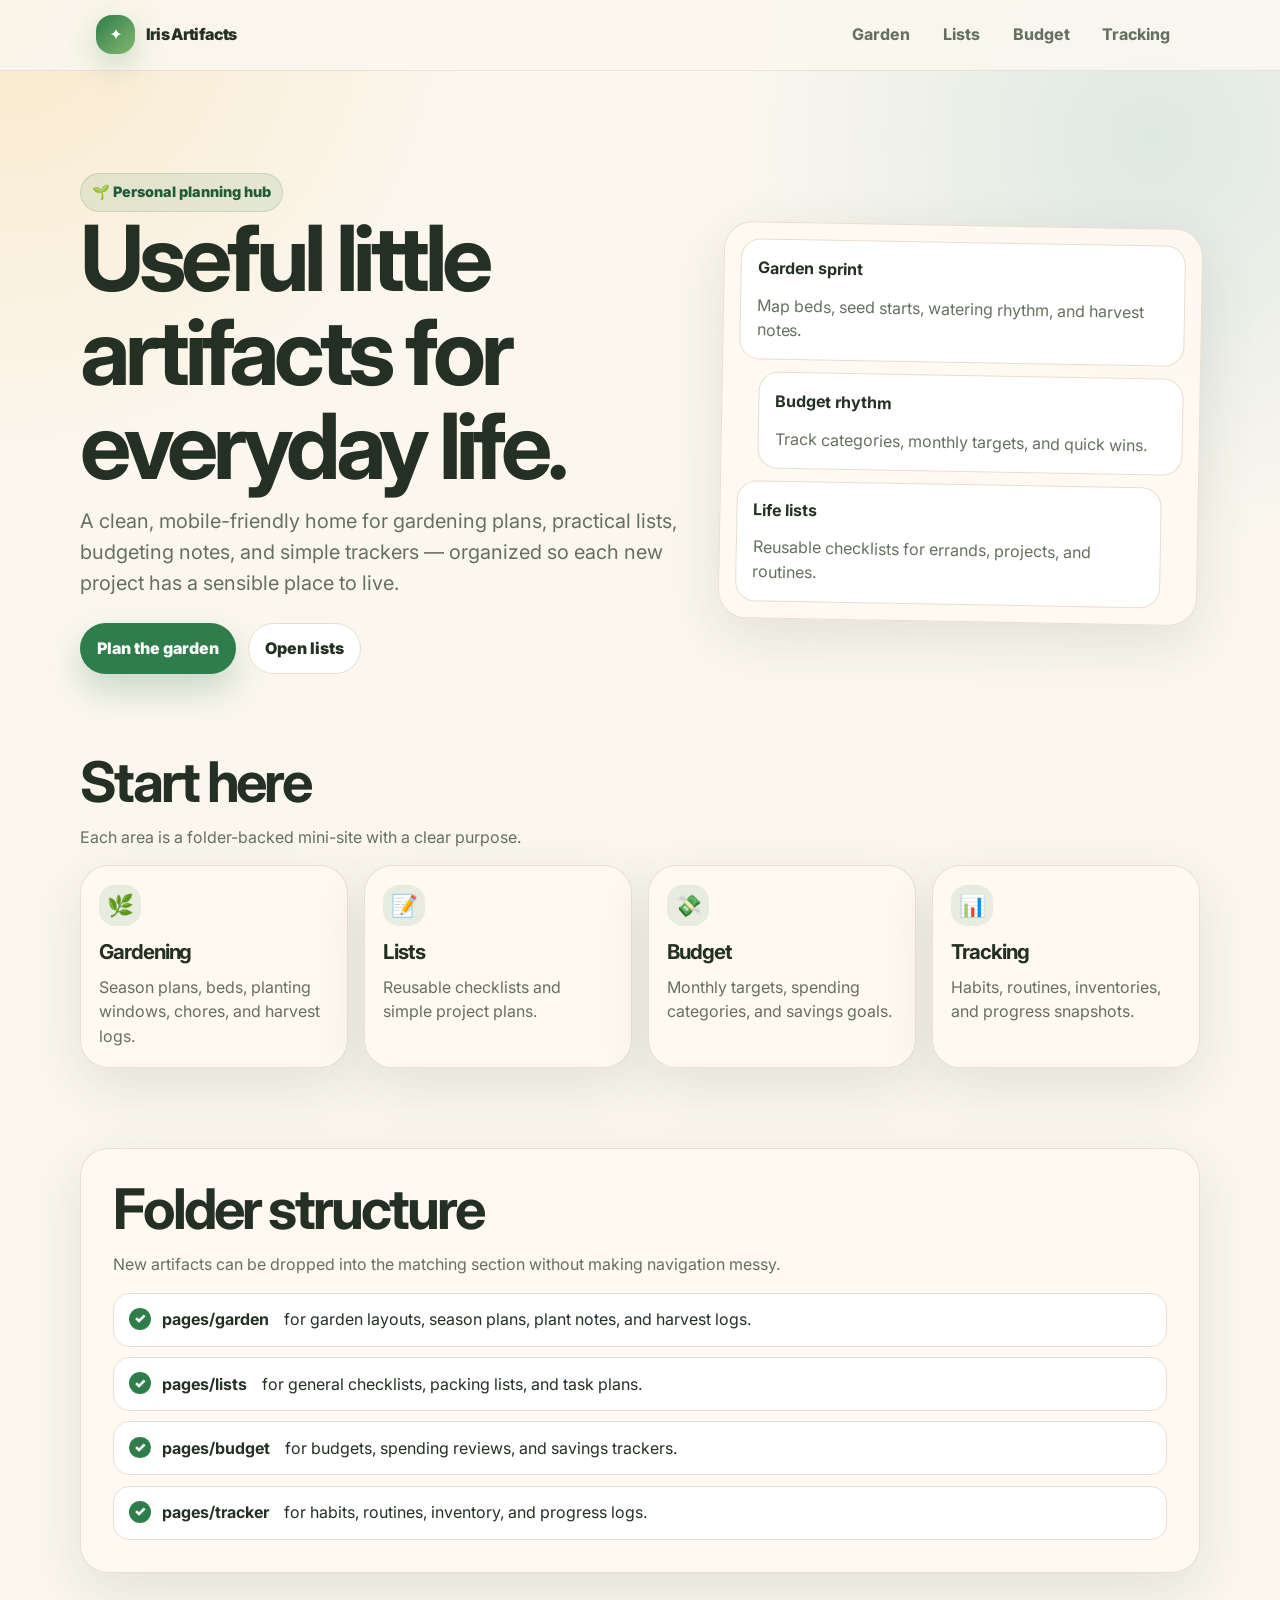
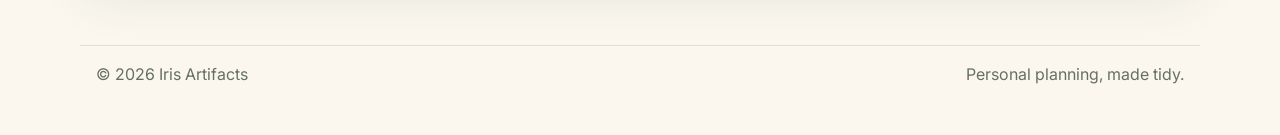
<file: index.html>
<!doctype html>
<html lang="en">
<head>
  <meta charset="utf-8">
  <meta name="viewport" content="width=device-width, initial-scale=1">
  <meta name="description" content="A personal planning hub for gardening, lists, budgeting, and tracking.">
  <title>Home · Iris Artifacts</title>
  <link rel="preconnect" href="https://fonts.googleapis.com">
  <link rel="preconnect" href="https://fonts.gstatic.com" crossorigin>
  <link href="https://fonts.googleapis.com/css2?family=Inter:wght@400;650;750;850&display=swap" rel="stylesheet">
  <link rel="stylesheet" href="./assets/css/styles.css">
</head>
<body>
  <a class="skip-link" href="#main">Skip to content</a>
  <header class="site-header"><div class="nav-wrap"><a class="brand" href="./index.html" aria-label="Iris Artifacts home"><span class="brand-mark">✦</span><span>Iris Artifacts</span></a>
<button class="nav-toggle" type="button" aria-expanded="false" data-nav-toggle>Menu</button>
<nav class="nav-links" aria-label="Primary" data-nav-links>
  <a href="./pages/garden/">Garden</a>
  <a href="./pages/lists/">Lists</a>
  <a href="./pages/budget/">Budget</a>
  <a href="./pages/tracker/">Tracking</a>
</nav></div></header>
  <main id="main">
<section class="container hero">
  <div>
    <span class="kicker">🌱 Personal planning hub</span>
    <h1>Useful little artifacts for everyday life.</h1>
    <p class="lede">A clean, mobile-friendly home for gardening plans, practical lists, budgeting notes, and simple trackers — organized so each new project has a sensible place to live.</p>
    <div class="actions"><a class="button primary" href="./pages/garden/">Plan the garden</a><a class="button secondary" href="./pages/lists/">Open lists</a></div>
  </div>
  <aside class="hero-card" aria-label="Planning preview">
    <div class="note-stack">
      <div class="note"><strong>Garden sprint</strong><p>Map beds, seed starts, watering rhythm, and harvest notes.</p></div>
      <div class="note"><strong>Budget rhythm</strong><p>Track categories, monthly targets, and quick wins.</p></div>
      <div class="note"><strong>Life lists</strong><p>Reusable checklists for errands, projects, and routines.</p></div>
    </div>
  </aside>
</section>
<section class="container section">
  <div class="section-head"><div><h2>Start here</h2><p>Each area is a folder-backed mini-site with a clear purpose.</p></div></div>
  <div class="grid">
    <a class="card" href="./pages/garden/"><span class="icon">🌿</span><h3>Gardening</h3><p>Season plans, beds, planting windows, chores, and harvest logs.</p></a>
    <a class="card" href="./pages/lists/"><span class="icon">📝</span><h3>Lists</h3><p>Reusable checklists and simple project plans.</p></a>
    <a class="card" href="./pages/budget/"><span class="icon">💸</span><h3>Budget</h3><p>Monthly targets, spending categories, and savings goals.</p></a>
    <a class="card" href="./pages/tracker/"><span class="icon">📊</span><h3>Tracking</h3><p>Habits, routines, inventories, and progress snapshots.</p></a>
  </div>
</section>
<section class="container section"><div class="panel"><h2>Folder structure</h2><p>New artifacts can be dropped into the matching section without making navigation messy.</p><ul class="list"><li><strong>pages/garden</strong>&nbsp;for garden layouts, season plans, plant notes, and harvest logs.</li><li><strong>pages/lists</strong>&nbsp;for general checklists, packing lists, and task plans.</li><li><strong>pages/budget</strong>&nbsp;for budgets, spending reviews, and savings trackers.</li><li><strong>pages/tracker</strong>&nbsp;for habits, routines, inventory, and progress logs.</li></ul></div></section>
</main>
  <footer class="footer"><div class="container footer-inner"><span>© <span data-year></span> Iris Artifacts</span><span>Personal planning, made tidy.</span></div></footer>
  <script src="./assets/js/app.js" defer></script>
</body>
</html>
</file>
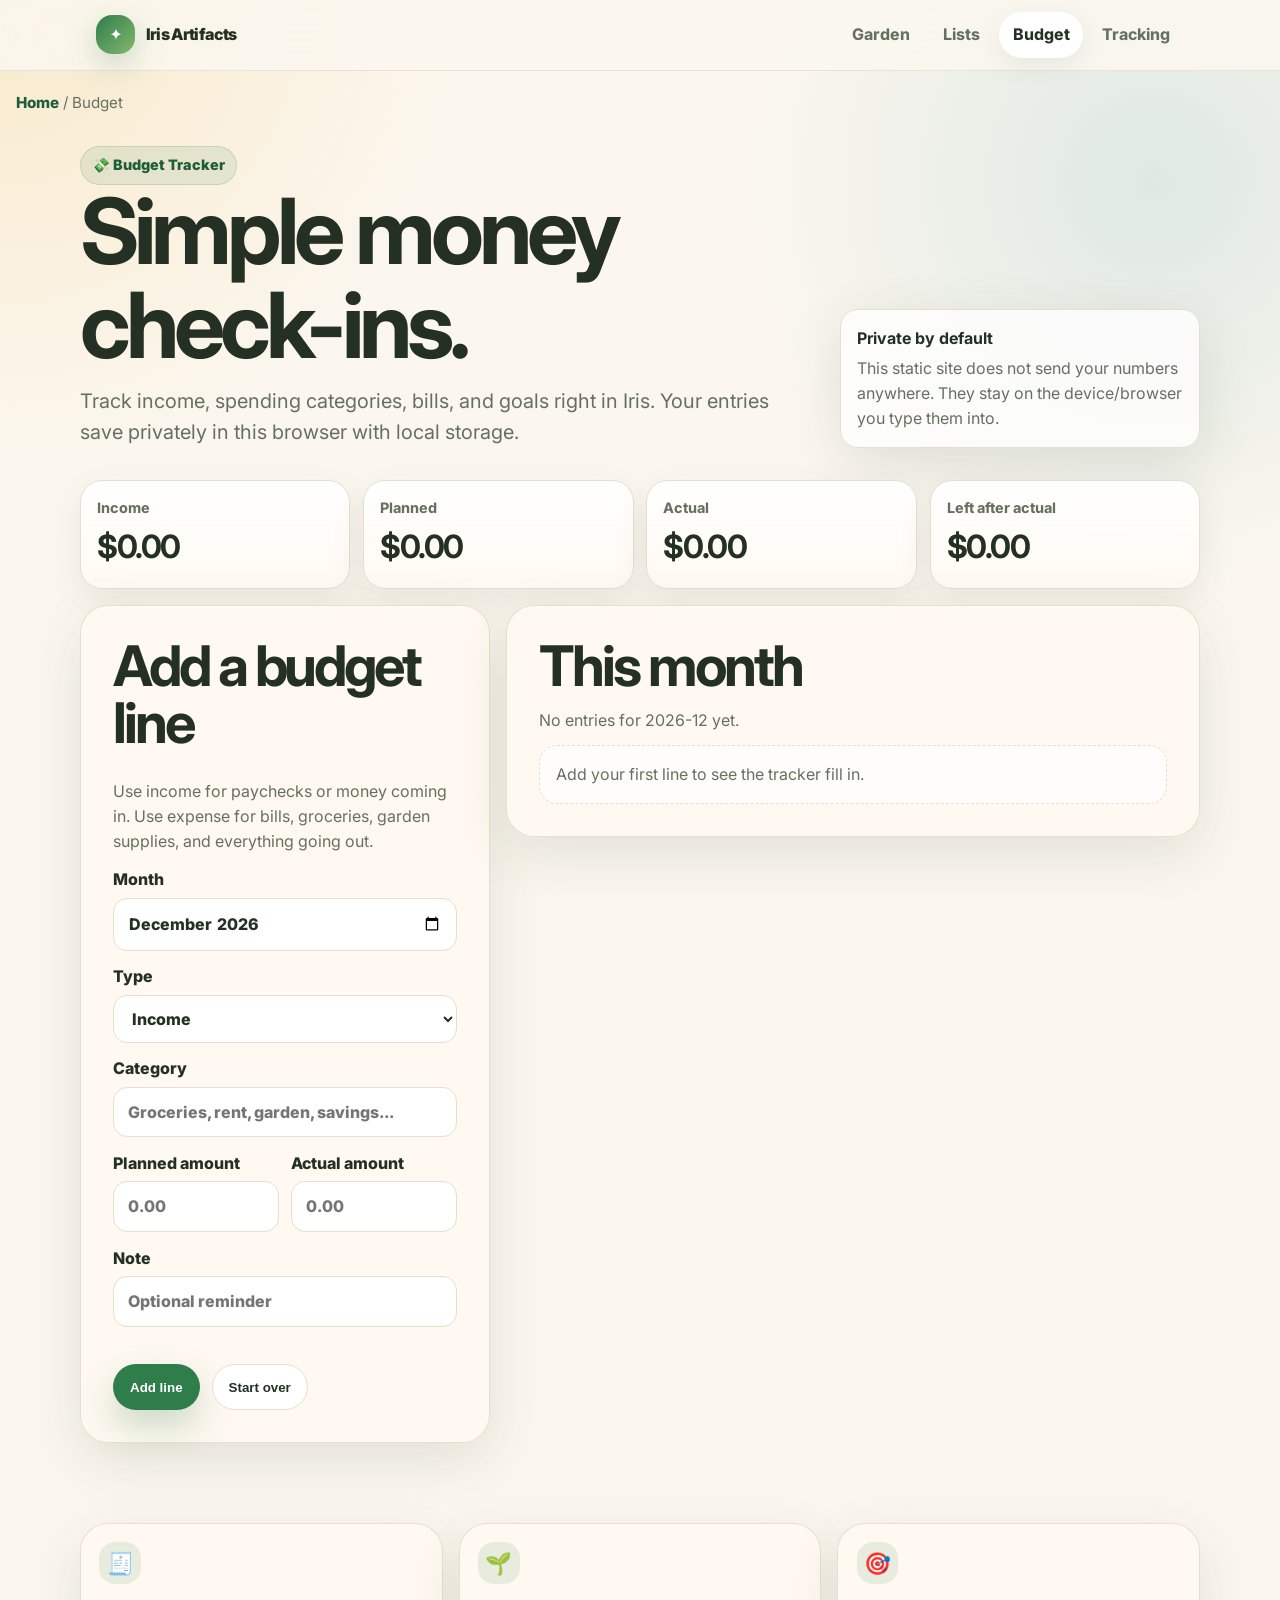
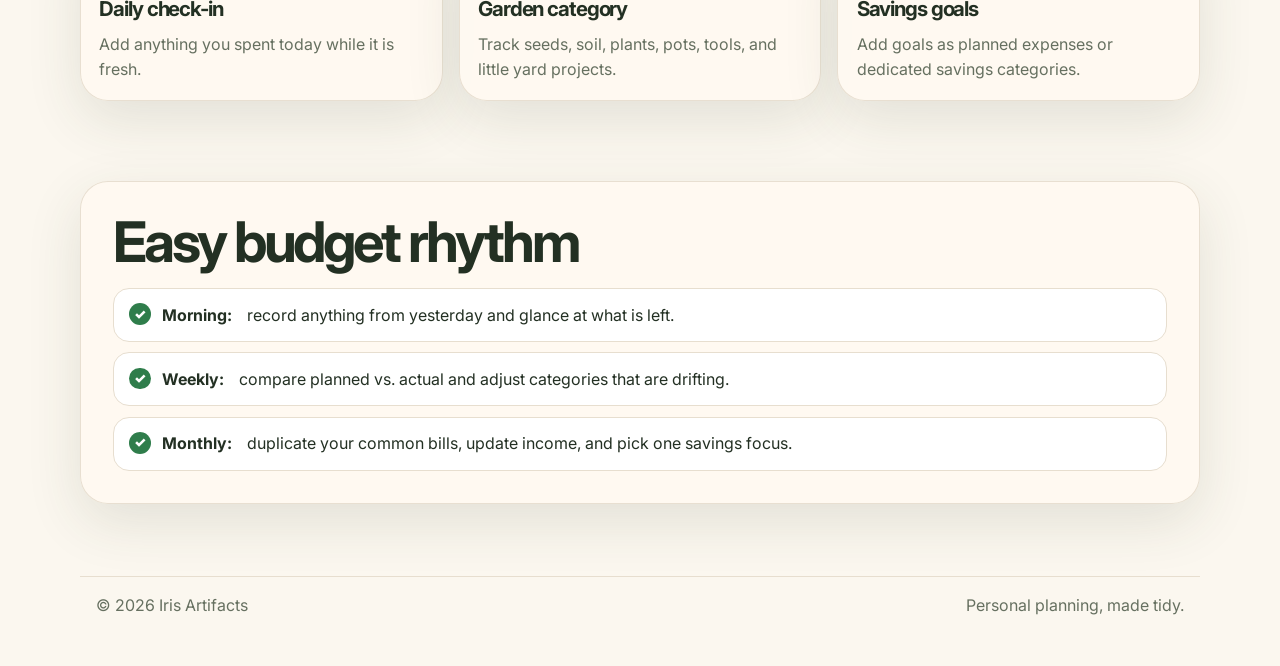
<file: pages/budget/index.html>
<!doctype html>
<html lang="en">
<head>
  <meta charset="utf-8">
  <meta name="viewport" content="width=device-width, initial-scale=1">
  <meta name="description" content="A simple private budget tracker for monthly income, planned spending, actual spending, and savings goals.">
  <title>Budget Tracker · Iris Artifacts</title>
  <link rel="preconnect" href="https://fonts.googleapis.com">
  <link rel="preconnect" href="https://fonts.gstatic.com" crossorigin>
  <link href="https://fonts.googleapis.com/css2?family=Inter:wght@400;650;750;850&display=swap" rel="stylesheet">
  <link rel="stylesheet" href="../../assets/css/styles.css">
</head>
<body>
  <a class="skip-link" href="#main">Skip to content</a>
  <header class="site-header"><div class="nav-wrap"><a class="brand" href="../../index.html" aria-label="Iris Artifacts home"><span class="brand-mark">✦</span><span>Iris Artifacts</span></a>
<button class="nav-toggle" type="button" aria-expanded="false" data-nav-toggle>Menu</button>
<nav class="nav-links" aria-label="Primary" data-nav-links>
  <a href="../garden/">Garden</a>
  <a href="../lists/">Lists</a>
  <a href="../budget/" aria-current="page">Budget</a>
  <a href="../tracker/">Tracking</a>
</nav></div></header>
  <main id="main">
<div class="container breadcrumb"><a href="../../index.html">Home</a> / Budget</div>
<section class="container page-hero budget-hero">
  <div>
    <span class="kicker">💸 Budget Tracker</span>
    <h1>Simple money check-ins.</h1>
    <p class="lede">Track income, spending categories, bills, and goals right in Iris. Your entries save privately in this browser with local storage.</p>
  </div>
  <div class="privacy-note" role="note"><strong>Private by default</strong><span>This static site does not send your numbers anywhere. They stay on the device/browser you type them into.</span></div>
</section>
<section class="container section budget-app" aria-label="Interactive budget tracker" data-budget-app>
  <div class="budget-summary" aria-live="polite">
    <article class="summary-card"><span>Income</span><strong data-budget-total="income">$0.00</strong></article>
    <article class="summary-card"><span>Planned</span><strong data-budget-total="planned">$0.00</strong></article>
    <article class="summary-card"><span>Actual</span><strong data-budget-total="actual">$0.00</strong></article>
    <article class="summary-card"><span>Left after actual</span><strong data-budget-total="left">$0.00</strong></article>
  </div>
  <div class="budget-layout">
    <form class="panel budget-form" data-budget-form>
      <h2>Add a budget line</h2>
      <p>Use income for paychecks or money coming in. Use expense for bills, groceries, garden supplies, and everything going out.</p>
      <label>Month
        <input name="month" type="month" required>
      </label>
      <label>Type
        <select name="type" required>
          <option value="income">Income</option>
          <option value="expense">Expense</option>
        </select>
      </label>
      <label>Category
        <input name="category" type="text" placeholder="Groceries, rent, garden, savings..." required>
      </label>
      <div class="form-grid">
        <label>Planned amount
          <input name="planned" type="number" min="0" step="0.01" placeholder="0.00">
        </label>
        <label>Actual amount
          <input name="actual" type="number" min="0" step="0.01" placeholder="0.00">
        </label>
      </div>
      <label>Note
        <input name="note" type="text" placeholder="Optional reminder">
      </label>
      <div class="actions"><button class="button primary" type="submit">Add line</button><button class="button secondary" type="button" data-budget-reset>Start over</button></div>
    </form>
    <section class="panel">
      <div class="section-head compact"><div><h2>This month</h2><p data-budget-month-label>No entries yet.</p></div></div>
      <div class="budget-empty" data-budget-empty>Add your first line to see the tracker fill in.</div>
      <div class="budget-lines" data-budget-lines></div>
    </section>
  </div>
</section>
<section class="container section">
  <div class="grid three">
    <div class="card"><span class="icon">🧾</span><h3>Daily check-in</h3><p>Add anything you spent today while it is fresh.</p></div>
    <div class="card"><span class="icon">🌱</span><h3>Garden category</h3><p>Track seeds, soil, plants, pots, tools, and little yard projects.</p></div>
    <div class="card"><span class="icon">🎯</span><h3>Savings goals</h3><p>Add goals as planned expenses or dedicated savings categories.</p></div>
  </div>
</section>
<section class="container section"><div class="panel"><h2>Easy budget rhythm</h2><ul class="list"><li><strong>Morning:</strong>&nbsp;record anything from yesterday and glance at what is left.</li><li><strong>Weekly:</strong>&nbsp;compare planned vs. actual and adjust categories that are drifting.</li><li><strong>Monthly:</strong>&nbsp;duplicate your common bills, update income, and pick one savings focus.</li></ul></div></section>
</main>
  <footer class="footer"><div class="container footer-inner"><span>© <span data-year></span> Iris Artifacts</span><span>Personal planning, made tidy.</span></div></footer>
  <script src="../../assets/js/app.js" defer></script>
</body>
</html>
</file>
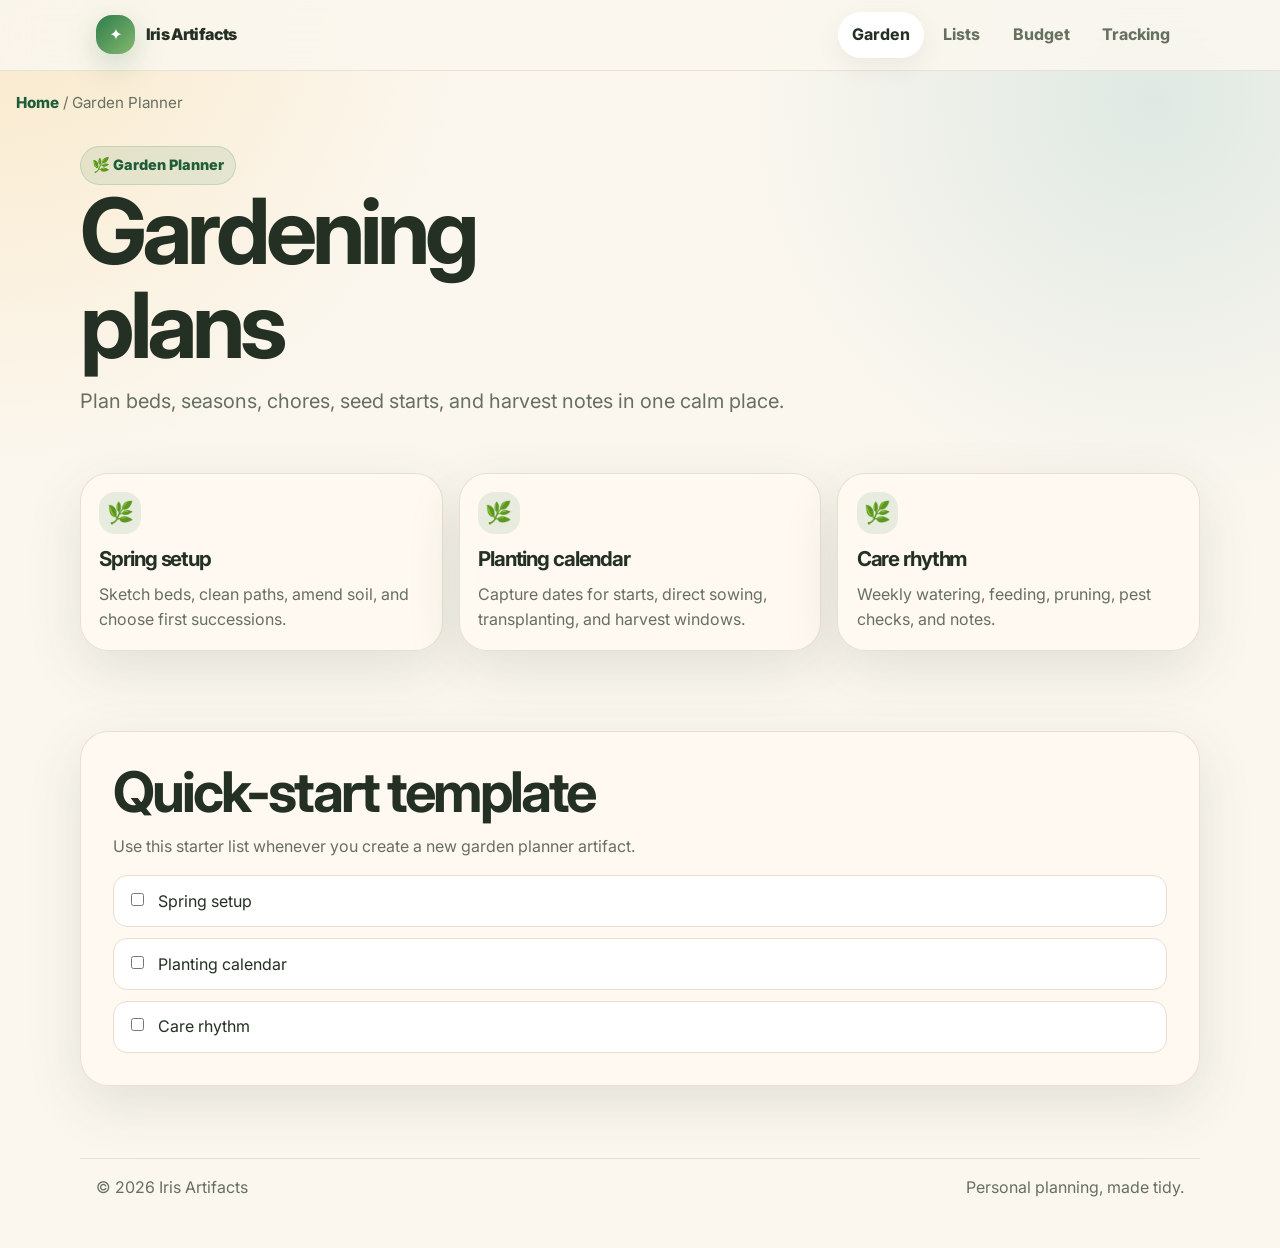
<file: pages/garden/index.html>
<!doctype html>
<html lang="en">
<head>
  <meta charset="utf-8">
  <meta name="viewport" content="width=device-width, initial-scale=1">
  <meta name="description" content="A personal planning hub for gardening, lists, budgeting, and tracking.">
  <title>Garden Planner · Iris Artifacts</title>
  <link rel="preconnect" href="https://fonts.googleapis.com">
  <link rel="preconnect" href="https://fonts.gstatic.com" crossorigin>
  <link href="https://fonts.googleapis.com/css2?family=Inter:wght@400;650;750;850&display=swap" rel="stylesheet">
  <link rel="stylesheet" href="../../assets/css/styles.css">
</head>
<body>
  <a class="skip-link" href="#main">Skip to content</a>
  <header class="site-header"><div class="nav-wrap"><a class="brand" href="../../index.html" aria-label="Iris Artifacts home"><span class="brand-mark">✦</span><span>Iris Artifacts</span></a>
<button class="nav-toggle" type="button" aria-expanded="false" data-nav-toggle>Menu</button>
<nav class="nav-links" aria-label="Primary" data-nav-links>
  <a href="../garden/" aria-current="page">Garden</a>
  <a href="../lists/">Lists</a>
  <a href="../budget/">Budget</a>
  <a href="../tracker/">Tracking</a>
</nav></div></header>
  <main id="main">
<div class="container breadcrumb"><a href="../../index.html">Home</a> / Garden Planner</div>
<section class="container page-hero"><span class="kicker">🌿 Garden Planner</span><h1>Gardening plans</h1><p class="lede">Plan beds, seasons, chores, seed starts, and harvest notes in one calm place.</p></section>
<section class="container section"><div class="grid three"><div class="card"><span class="icon">🌿</span><h3>Spring setup</h3><p>Sketch beds, clean paths, amend soil, and choose first successions.</p></div><div class="card"><span class="icon">🌿</span><h3>Planting calendar</h3><p>Capture dates for starts, direct sowing, transplanting, and harvest windows.</p></div><div class="card"><span class="icon">🌿</span><h3>Care rhythm</h3><p>Weekly watering, feeding, pruning, pest checks, and notes.</p></div></div></section>
<section class="container section"><div class="panel"><h2>Quick-start template</h2><p>Use this starter list whenever you create a new garden planner artifact.</p><div class="list checklist"><label><input type="checkbox"> <span>Spring setup</span></label><label><input type="checkbox"> <span>Planting calendar</span></label><label><input type="checkbox"> <span>Care rhythm</span></label></div></div></section>
</main>
  <footer class="footer"><div class="container footer-inner"><span>© <span data-year></span> Iris Artifacts</span><span>Personal planning, made tidy.</span></div></footer>
  <script src="../../assets/js/app.js" defer></script>
</body>
</html>
</file>
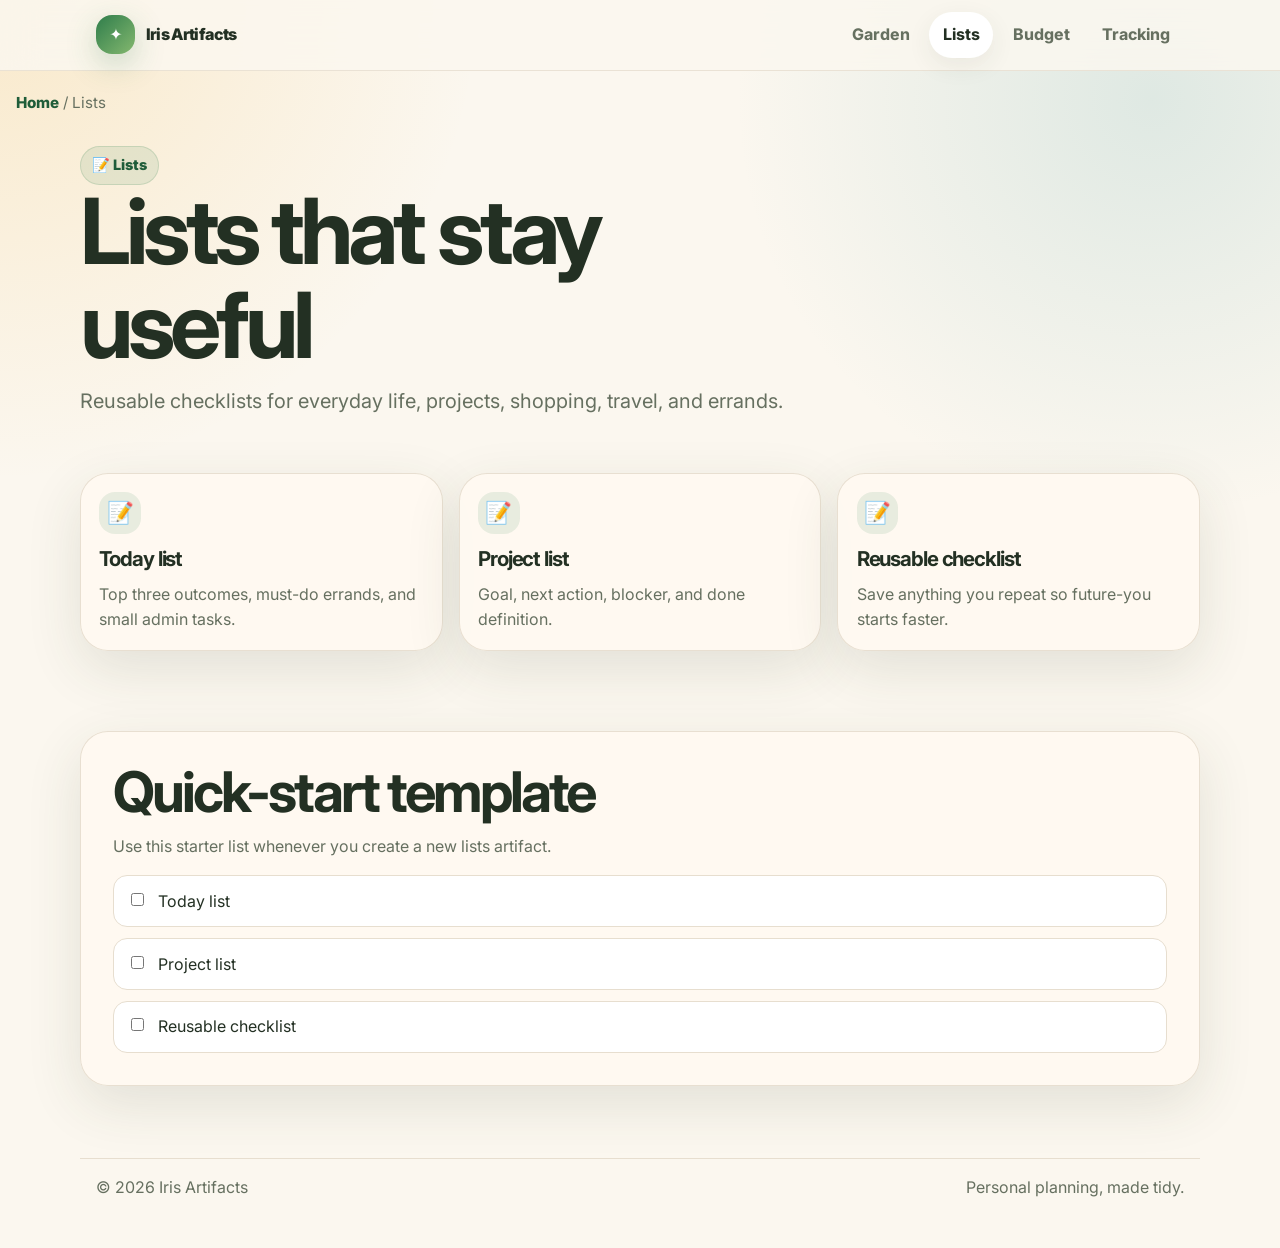
<file: pages/lists/index.html>
<!doctype html>
<html lang="en">
<head>
  <meta charset="utf-8">
  <meta name="viewport" content="width=device-width, initial-scale=1">
  <meta name="description" content="A personal planning hub for gardening, lists, budgeting, and tracking.">
  <title>Lists · Iris Artifacts</title>
  <link rel="preconnect" href="https://fonts.googleapis.com">
  <link rel="preconnect" href="https://fonts.gstatic.com" crossorigin>
  <link href="https://fonts.googleapis.com/css2?family=Inter:wght@400;650;750;850&display=swap" rel="stylesheet">
  <link rel="stylesheet" href="../../assets/css/styles.css">
</head>
<body>
  <a class="skip-link" href="#main">Skip to content</a>
  <header class="site-header"><div class="nav-wrap"><a class="brand" href="../../index.html" aria-label="Iris Artifacts home"><span class="brand-mark">✦</span><span>Iris Artifacts</span></a>
<button class="nav-toggle" type="button" aria-expanded="false" data-nav-toggle>Menu</button>
<nav class="nav-links" aria-label="Primary" data-nav-links>
  <a href="../garden/">Garden</a>
  <a href="../lists/" aria-current="page">Lists</a>
  <a href="../budget/">Budget</a>
  <a href="../tracker/">Tracking</a>
</nav></div></header>
  <main id="main">
<div class="container breadcrumb"><a href="../../index.html">Home</a> / Lists</div>
<section class="container page-hero"><span class="kicker">📝 Lists</span><h1>Lists that stay useful</h1><p class="lede">Reusable checklists for everyday life, projects, shopping, travel, and errands.</p></section>
<section class="container section"><div class="grid three"><div class="card"><span class="icon">📝</span><h3>Today list</h3><p>Top three outcomes, must-do errands, and small admin tasks.</p></div><div class="card"><span class="icon">📝</span><h3>Project list</h3><p>Goal, next action, blocker, and done definition.</p></div><div class="card"><span class="icon">📝</span><h3>Reusable checklist</h3><p>Save anything you repeat so future-you starts faster.</p></div></div></section>
<section class="container section"><div class="panel"><h2>Quick-start template</h2><p>Use this starter list whenever you create a new lists artifact.</p><div class="list checklist"><label><input type="checkbox"> <span>Today list</span></label><label><input type="checkbox"> <span>Project list</span></label><label><input type="checkbox"> <span>Reusable checklist</span></label></div></div></section>
</main>
  <footer class="footer"><div class="container footer-inner"><span>© <span data-year></span> Iris Artifacts</span><span>Personal planning, made tidy.</span></div></footer>
  <script src="../../assets/js/app.js" defer></script>
</body>
</html>
</file>
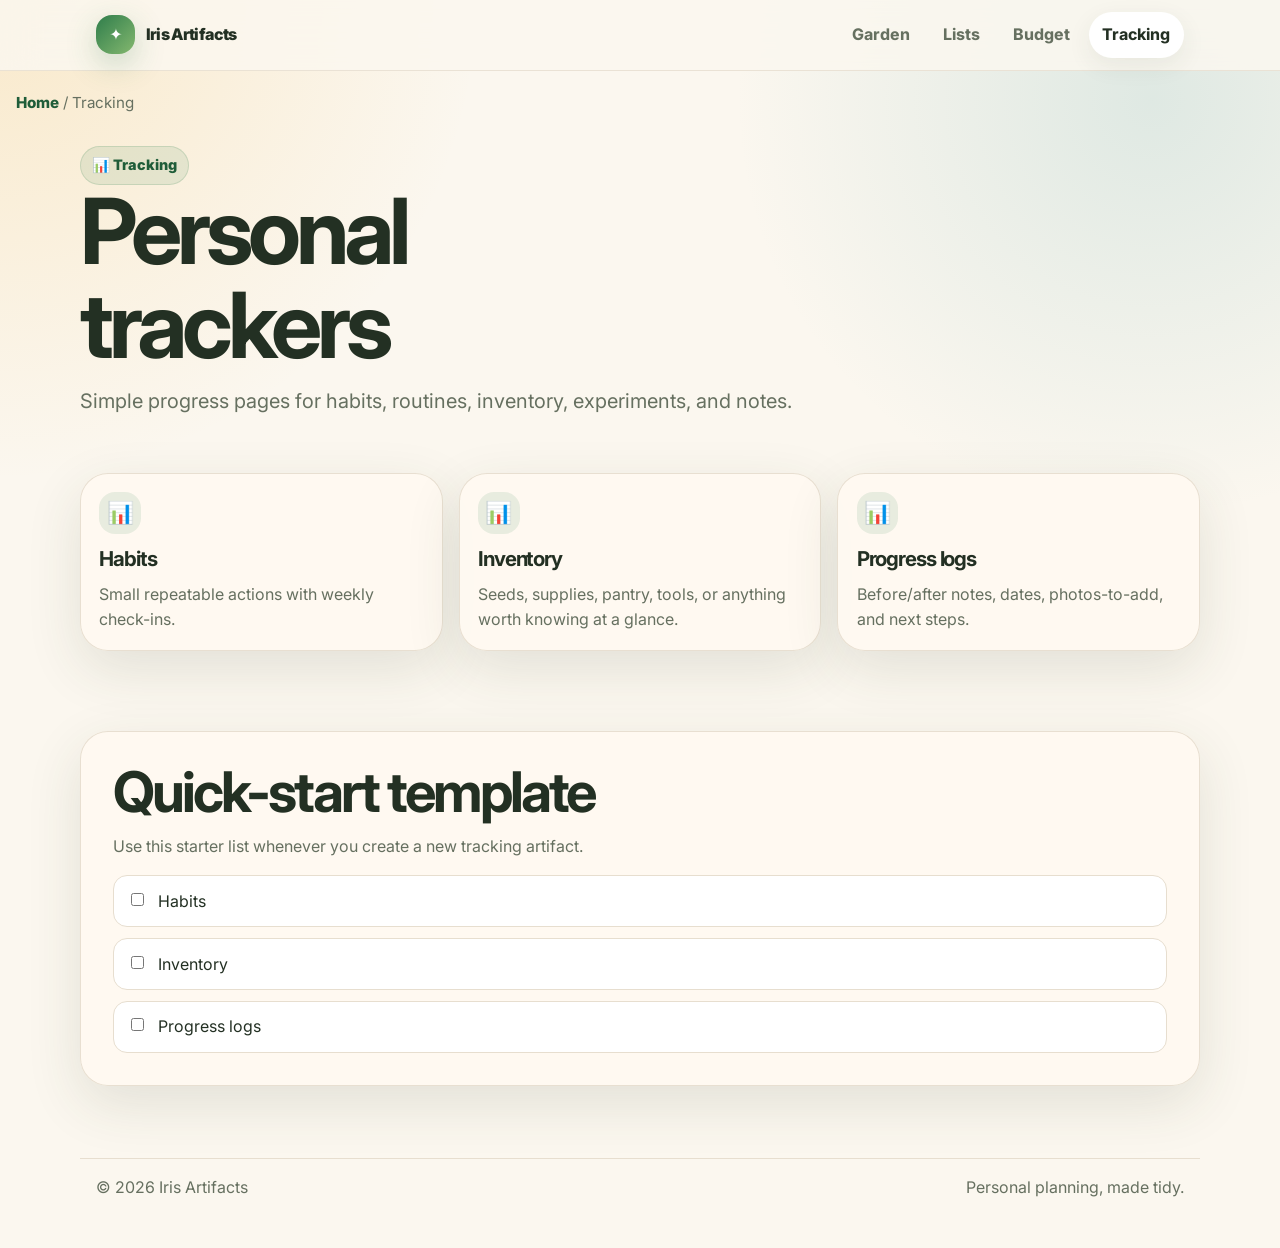
<file: pages/tracker/index.html>
<!doctype html>
<html lang="en">
<head>
  <meta charset="utf-8">
  <meta name="viewport" content="width=device-width, initial-scale=1">
  <meta name="description" content="A personal planning hub for gardening, lists, budgeting, and tracking.">
  <title>Tracking · Iris Artifacts</title>
  <link rel="preconnect" href="https://fonts.googleapis.com">
  <link rel="preconnect" href="https://fonts.gstatic.com" crossorigin>
  <link href="https://fonts.googleapis.com/css2?family=Inter:wght@400;650;750;850&display=swap" rel="stylesheet">
  <link rel="stylesheet" href="../../assets/css/styles.css">
</head>
<body>
  <a class="skip-link" href="#main">Skip to content</a>
  <header class="site-header"><div class="nav-wrap"><a class="brand" href="../../index.html" aria-label="Iris Artifacts home"><span class="brand-mark">✦</span><span>Iris Artifacts</span></a>
<button class="nav-toggle" type="button" aria-expanded="false" data-nav-toggle>Menu</button>
<nav class="nav-links" aria-label="Primary" data-nav-links>
  <a href="../garden/">Garden</a>
  <a href="../lists/">Lists</a>
  <a href="../budget/">Budget</a>
  <a href="../tracker/" aria-current="page">Tracking</a>
</nav></div></header>
  <main id="main">
<div class="container breadcrumb"><a href="../../index.html">Home</a> / Tracking</div>
<section class="container page-hero"><span class="kicker">📊 Tracking</span><h1>Personal trackers</h1><p class="lede">Simple progress pages for habits, routines, inventory, experiments, and notes.</p></section>
<section class="container section"><div class="grid three"><div class="card"><span class="icon">📊</span><h3>Habits</h3><p>Small repeatable actions with weekly check-ins.</p></div><div class="card"><span class="icon">📊</span><h3>Inventory</h3><p>Seeds, supplies, pantry, tools, or anything worth knowing at a glance.</p></div><div class="card"><span class="icon">📊</span><h3>Progress logs</h3><p>Before/after notes, dates, photos-to-add, and next steps.</p></div></div></section>
<section class="container section"><div class="panel"><h2>Quick-start template</h2><p>Use this starter list whenever you create a new tracking artifact.</p><div class="list checklist"><label><input type="checkbox"> <span>Habits</span></label><label><input type="checkbox"> <span>Inventory</span></label><label><input type="checkbox"> <span>Progress logs</span></label></div></div></section>
</main>
  <footer class="footer"><div class="container footer-inner"><span>© <span data-year></span> Iris Artifacts</span><span>Personal planning, made tidy.</span></div></footer>
  <script src="../../assets/js/app.js" defer></script>
</body>
</html>
</file>
<file: assets/css/styles.css>
:root {
  --bg: #fbf7ef;
  --surface: #fffaf2;
  --surface-strong: #ffffff;
  --ink: #233023;
  --muted: #667060;
  --line: #e7decf;
  --leaf: #2f7d4b;
  --leaf-dark: #1f5d39;
  --sun: #f2b84b;
  --rose: #e97d65;
  --sky: #7bb6b8;
  --shadow: 0 18px 55px rgba(51, 66, 45, .12);
  --radius-lg: 28px;
  --radius-md: 18px;
  --radius-sm: 12px;
}
* { box-sizing: border-box; }
html { scroll-behavior: smooth; }
body {
  margin: 0;
  font-family: Inter, ui-sans-serif, system-ui, -apple-system, BlinkMacSystemFont, "Segoe UI", sans-serif;
  color: var(--ink);
  background:
    radial-gradient(circle at top left, rgba(242, 184, 75, .22), transparent 30rem),
    radial-gradient(circle at 90% 8%, rgba(123, 182, 184, .22), transparent 26rem),
    var(--bg);
  line-height: 1.55;
}
a { color: inherit; }
.skip-link { position: absolute; left: -999px; top: 1rem; background: var(--ink); color: white; padding: .75rem 1rem; border-radius: 999px; z-index: 20; }
.skip-link:focus { left: 1rem; }
.site-header {
  position: sticky; top: 0; z-index: 10;
  backdrop-filter: blur(18px);
  background: rgba(251, 247, 239, .86);
  border-bottom: 1px solid rgba(231, 222, 207, .8);
}
.nav-wrap { max-width: 1120px; margin: 0 auto; padding: .75rem 1rem; display: flex; align-items: center; justify-content: space-between; gap: 1rem; }
.brand { display: inline-flex; align-items: center; gap: .65rem; font-weight: 850; text-decoration: none; letter-spacing: -.04em; }
.brand-mark { display: grid; place-items: center; width: 2.45rem; height: 2.45rem; border-radius: 16px; background: linear-gradient(135deg, var(--leaf), #84b86f); color: white; box-shadow: 0 10px 30px rgba(47,125,75,.25); }
.nav-toggle { display: none; border: 1px solid var(--line); background: var(--surface-strong); border-radius: 999px; padding: .65rem .8rem; font-weight: 800; color: var(--ink); }
.nav-links { display: flex; align-items: center; gap: .35rem; }
.nav-links a { text-decoration: none; color: var(--muted); font-weight: 750; padding: .65rem .85rem; border-radius: 999px; }
.nav-links a:hover, .nav-links a[aria-current="page"] { color: var(--ink); background: var(--surface-strong); box-shadow: 0 8px 25px rgba(51,66,45,.08); }
.container { max-width: 1120px; margin: 0 auto; padding: 0 1rem; }
.hero { padding: clamp(3rem, 8vw, 6.5rem) 0 2.5rem; display: grid; grid-template-columns: 1.12fr .88fr; gap: 2rem; align-items: center; }
.kicker { display: inline-flex; align-items: center; gap: .5rem; color: var(--leaf-dark); background: rgba(47,125,75,.1); border: 1px solid rgba(47,125,75,.16); padding: .45rem .7rem; border-radius: 999px; font-weight: 850; font-size: .9rem; }
h1, h2, h3 { line-height: 1.03; letter-spacing: -.055em; margin: 0; }
h1 { font-size: clamp(2.45rem, 10vw, 5.7rem); max-width: 10ch; }
h2 { font-size: clamp(2rem, 5vw, 3.5rem); }
h3 { font-size: 1.28rem; }
p { color: var(--muted); margin: .8rem 0 0; }
.lede { font-size: clamp(1.05rem, 2vw, 1.25rem); max-width: 56ch; }
.actions { display: flex; flex-wrap: wrap; gap: .75rem; margin-top: 1.5rem; }
.button { display: inline-flex; align-items: center; justify-content: center; min-height: 2.85rem; padding: .75rem 1rem; border-radius: 999px; text-decoration: none; font-weight: 850; border: 1px solid transparent; }
.button.primary { color: white; background: var(--leaf); box-shadow: 0 16px 35px rgba(47,125,75,.25); }
.button.secondary { background: var(--surface-strong); border-color: var(--line); color: var(--ink); }
.hero-card, .card, .panel { background: rgba(255,250,242,.88); border: 1px solid rgba(231,222,207,.95); border-radius: var(--radius-lg); box-shadow: var(--shadow); }
.hero-card { padding: 1rem; transform: rotate(1deg); }
.note-stack { display: grid; gap: .75rem; }
.note { border-radius: 20px; padding: 1rem; background: var(--surface-strong); border: 1px solid var(--line); }
.note strong { display:block; margin-bottom:.2rem; }
.note:nth-child(2) { margin-left: 1.25rem; }
.note:nth-child(3) { margin-right: 1.25rem; }
.section { padding: 2.5rem 0; }
.section-head { display:flex; align-items:end; justify-content:space-between; gap:1rem; margin-bottom: 1rem; }
.grid { display: grid; grid-template-columns: repeat(4, 1fr); gap: 1rem; }
.grid.three { grid-template-columns: repeat(3, 1fr); }
.card { padding: 1.15rem; text-decoration:none; display:block; transition: transform .18s ease, box-shadow .18s ease; }
.card:hover { transform: translateY(-3px); box-shadow: 0 22px 60px rgba(51,66,45,.16); }
.card .icon { display:grid; place-items:center; width:2.6rem; height:2.6rem; border-radius:16px; background: rgba(47,125,75,.11); margin-bottom: .9rem; font-size: 1.35rem; }
.panel { padding: clamp(1.1rem, 3vw, 2rem); }
.list { list-style: none; padding: 0; margin: 1rem 0 0; display: grid; gap: .65rem; }
.list li { background: var(--surface-strong); border: 1px solid var(--line); border-radius: 16px; padding: .85rem .95rem; display:flex; gap:.7rem; align-items:flex-start; }
.list li::before { content: "✓"; color: white; background: var(--leaf); border-radius: 999px; width: 1.35rem; height: 1.35rem; flex: 0 0 1.35rem; display:grid; place-items:center; font-size:.85rem; font-weight:900; margin-top:.05rem; }
.table-wrap { overflow-x:auto; margin-top:1rem; border-radius:18px; border:1px solid var(--line); }
table { width:100%; border-collapse:collapse; background:var(--surface-strong); min-width: 620px; }
th, td { padding:.9rem 1rem; border-bottom:1px solid var(--line); text-align:left; }
th { color: var(--leaf-dark); font-size:.85rem; text-transform:uppercase; letter-spacing:.08em; }
.badge { display:inline-flex; padding:.25rem .55rem; border-radius:999px; background:rgba(242,184,75,.18); color:#76510b; font-weight:800; font-size:.82rem; }
.footer { padding: 2rem 0 3rem; color: var(--muted); }
.footer-inner { border-top:1px solid var(--line); padding-top:1rem; display:flex; justify-content:space-between; gap:1rem; flex-wrap:wrap; }
.breadcrumb { margin: 1.25rem 0 0; color: var(--muted); font-size:.95rem; }
.breadcrumb a { color: var(--leaf-dark); text-decoration:none; font-weight:800; }
.page-hero { padding: 2rem 0 1rem; }
.checklist label { display:flex; gap:.7rem; align-items:flex-start; padding:.8rem; border:1px solid var(--line); border-radius:14px; background:var(--surface-strong); }
.checklist input { margin-top:.25rem; accent-color: var(--leaf); }
@media (max-width: 820px) {
  .nav-wrap { align-items:flex-start; }
  .nav-toggle { display:inline-flex; }
  .nav-links { position:absolute; left:1rem; right:1rem; top:4.15rem; display:none; flex-direction:column; align-items:stretch; background:var(--surface-strong); border:1px solid var(--line); border-radius:22px; padding:.5rem; box-shadow: var(--shadow); }
  .nav-links.open { display:flex; }
  .nav-links a { padding:.9rem 1rem; }
  .hero { grid-template-columns: 1fr; padding-top: 2.5rem; }
  .hero-card { transform:none; }
  .grid, .grid.three { grid-template-columns: 1fr; }
  .section-head { align-items:start; flex-direction:column; }
  h1 { max-width: 12ch; }
}
@media (prefers-reduced-motion: reduce) { * { scroll-behavior:auto !important; transition:none !important; } }

/* Budget tracker */
.budget-hero { display:grid; grid-template-columns: 1fr minmax(240px, 360px); gap: 1rem; align-items:end; }
.privacy-note { background: rgba(255,255,255,.78); border:1px solid var(--line); border-radius: var(--radius-md); padding:1rem; box-shadow: var(--shadow); }
.privacy-note strong, .privacy-note span { display:block; }
.privacy-note span { color: var(--muted); margin-top:.35rem; }
.budget-app { padding-top: 1rem; }
.budget-summary { display:grid; grid-template-columns: repeat(4, 1fr); gap: .8rem; margin-bottom: 1rem; }
.summary-card { background: linear-gradient(180deg, var(--surface-strong), rgba(255,250,242,.9)); border:1px solid var(--line); border-radius: 22px; padding:1rem; box-shadow: 0 12px 35px rgba(51,66,45,.09); }
.summary-card span { color: var(--muted); display:block; font-weight:750; font-size:.9rem; }
.summary-card strong { display:block; margin-top:.2rem; font-size: clamp(1.35rem, 3vw, 2rem); letter-spacing:-.045em; }
.budget-layout { display:grid; grid-template-columns: minmax(280px, 410px) 1fr; gap: 1rem; align-items:start; }
.budget-form { display:grid; gap:.85rem; }
.budget-form label { display:grid; gap:.35rem; color: var(--ink); font-weight:800; }
.budget-form input, .budget-form select { width:100%; min-height:2.85rem; border:1px solid var(--line); border-radius:14px; padding:.75rem .85rem; background: var(--surface-strong); color: var(--ink); font: inherit; }
.budget-form input:focus, .budget-form select:focus { outline: 3px solid rgba(47,125,75,.18); border-color: var(--leaf); }
.form-grid { display:grid; grid-template-columns: 1fr 1fr; gap:.75rem; }
.compact { margin-bottom:.75rem; }
.budget-empty { color: var(--muted); background: rgba(255,255,255,.7); border:1px dashed var(--line); border-radius:18px; padding:1rem; }
.budget-lines { display:grid; gap:.65rem; }
.budget-line { display:grid; grid-template-columns: 1fr auto; gap:.8rem; align-items:center; background: var(--surface-strong); border:1px solid var(--line); border-radius:18px; padding:.85rem; }
.budget-line-title { display:flex; gap:.5rem; flex-wrap:wrap; align-items:center; font-weight:850; }
.budget-line-meta { color: var(--muted); font-size:.92rem; margin-top:.2rem; }
.budget-money { text-align:right; font-weight:850; }
.budget-money span { display:block; color:var(--muted); font-size:.85rem; font-weight:750; }
.icon-button { border:1px solid var(--line); background:var(--surface); color:var(--ink); border-radius:999px; padding:.45rem .7rem; font-weight:850; cursor:pointer; }
.icon-button:hover { background:#fff; }
.badge.expense { background: rgba(233,125,101,.14); color:#88402f; }
.badge.income { background: rgba(47,125,75,.13); color: var(--leaf-dark); }
@media (max-width: 820px) {
  .budget-hero, .budget-layout { grid-template-columns: 1fr; }
  .budget-summary { grid-template-columns: repeat(2, 1fr); }
  .form-grid { grid-template-columns: 1fr; }
  .budget-line { grid-template-columns: 1fr; }
  .budget-money { text-align:left; }
}
@media (max-width: 420px) { .budget-summary { grid-template-columns: 1fr; } }
</file>
